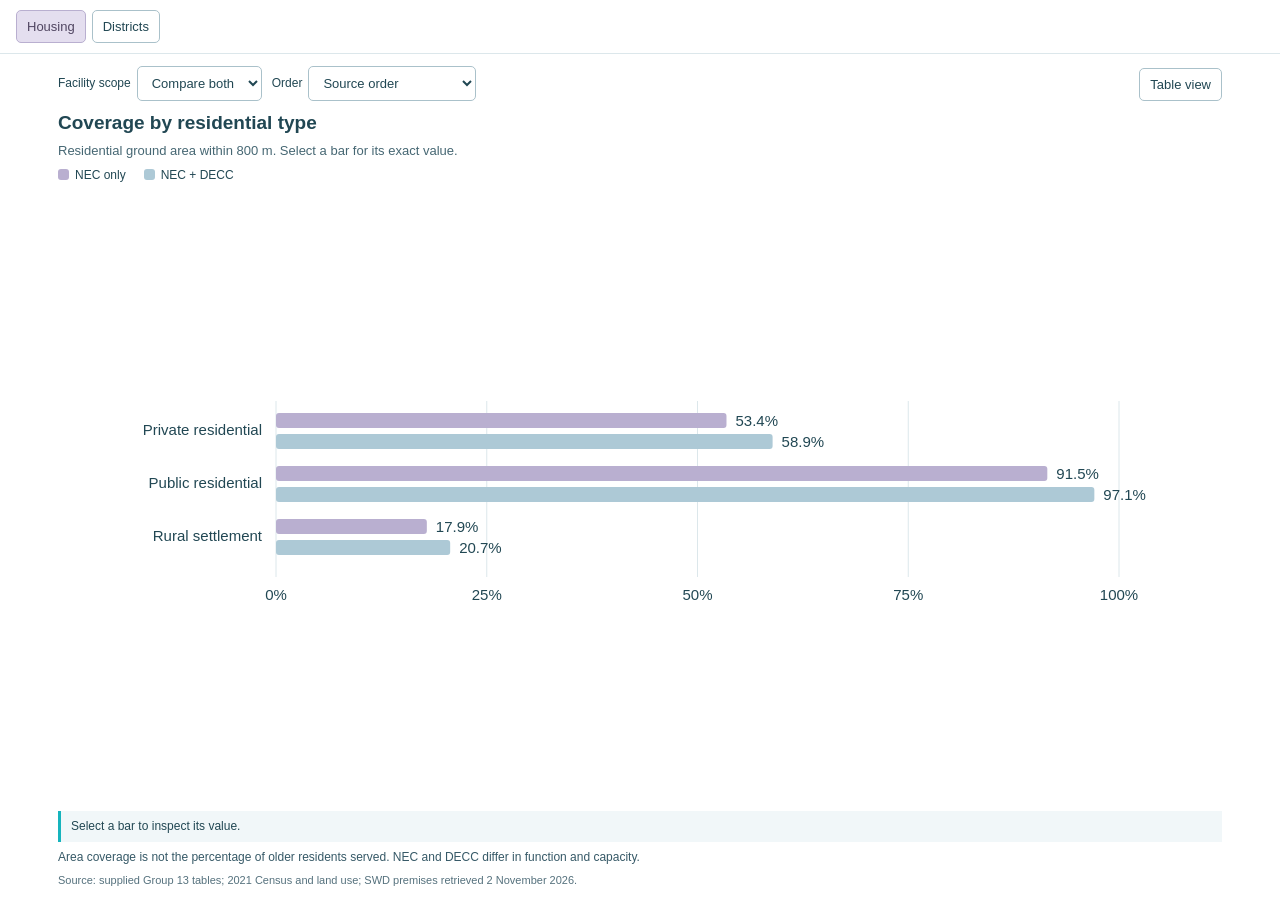
<file: docs/embeds/charts/index.html>
<!doctype html>
<html lang="en"><head><meta charset="utf-8"><meta name="viewport" content="width=device-width,initial-scale=1"><title>Spatial evidence charts</title><link rel="stylesheet" href="charts.css?v=20261105-review4"></head>
<body><nav aria-label="Chart datasets"><button data-view="housing">Housing</button><button data-view="districts">Districts</button><button data-view="sensitivity">Both matrices</button><button data-view="distance">Distance</button><button data-view="age">Age definition</button></nav>
<main><div class="toolbar"><label id="scope-label">Facility scope <select id="scope"><option value="both">Compare both</option><option value="nec">NEC only</option><option value="combined">NEC + DECC</option></select></label><label id="sort-label">Order <select id="sort"><option value="source">Source order</option><option value="ascending">Lowest coverage first</option><option value="descending">Highest coverage first</option></select></label><span class="spacer"></span><button id="table-toggle" aria-pressed="false">Table view</button></div>
<h1 id="heading"></h1><p id="description"></p><div id="legend"></div><div id="chart" aria-label="Interactive chart"></div><div id="table" hidden></div><div id="pager" hidden><button id="page-back" aria-label="Previous districts">←</button><span id="page-label"></span><button id="page-next" aria-label="Next districts">→</button></div><div id="detail" role="status">Select a bar or a cell to inspect its value.</div><p class="note" id="note"></p><p class="source">Source: supplied Group 13 tables; 2021 Census and land use; SWD premises retrieved 2 November 2026.</p></main><script src="charts.js?v=20261105-chart-resize1"></script></body></html>
</file>
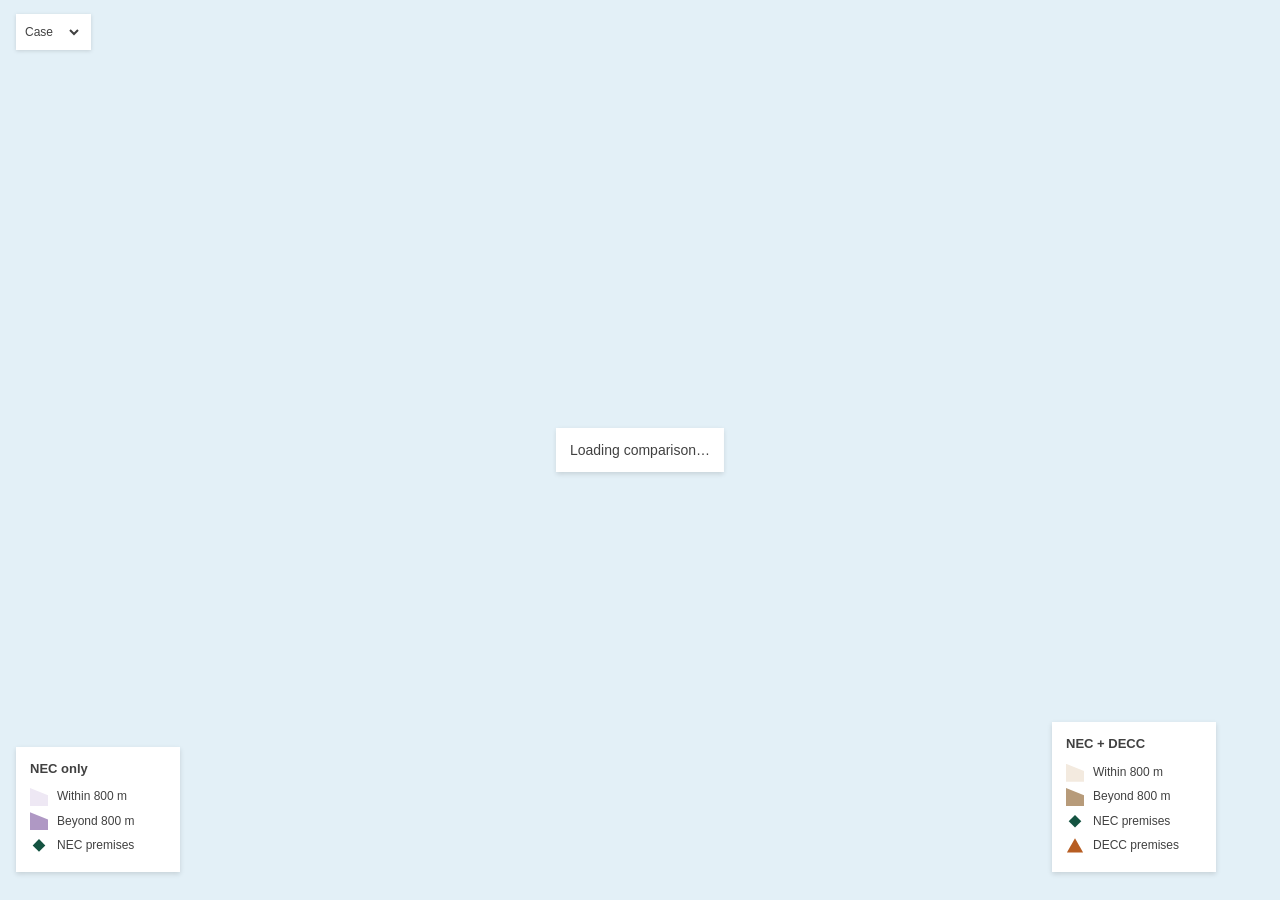
<file: docs/embeds/coverage-comparison/index.html>
<!doctype html><html lang="en"><head><meta charset="utf-8"><meta name="viewport" content="width=device-width,initial-scale=1"><title>Facility-scope comparison</title><link rel="stylesheet" href="https://js.arcgis.com/4.33/esri/themes/light/main.css"><link rel="stylesheet" href="comparison.css?v=20261105-native3"><script src="https://js.arcgis.com/4.33/"></script></head><body><main id="map" aria-label="Swipe between NEC-only and combined facility coverage"></main><label class="case-picker">Case <select id="case" aria-label="Comparison case"></select></label><section class="legend left" aria-label="Left map legend"><strong>NEC only</strong><span><i class="area within left-key"></i>Within 800 m</span><span><i class="area beyond left-key"></i>Beyond 800 m</span><span><i class="nec"></i>NEC premises</span></section><section class="legend right" aria-label="Right map legend"><strong>NEC + DECC</strong><span><i class="area within right-key"></i>Within 800 m</span><span><i class="area beyond right-key"></i>Beyond 800 m</span><span><i class="nec"></i>NEC premises</span><span><i class="decc"></i>DECC premises</span></section><div id="loading" role="status">Loading comparison…</div><script src="comparison.js?v=20261105-native3"></script></body></html>
</file>
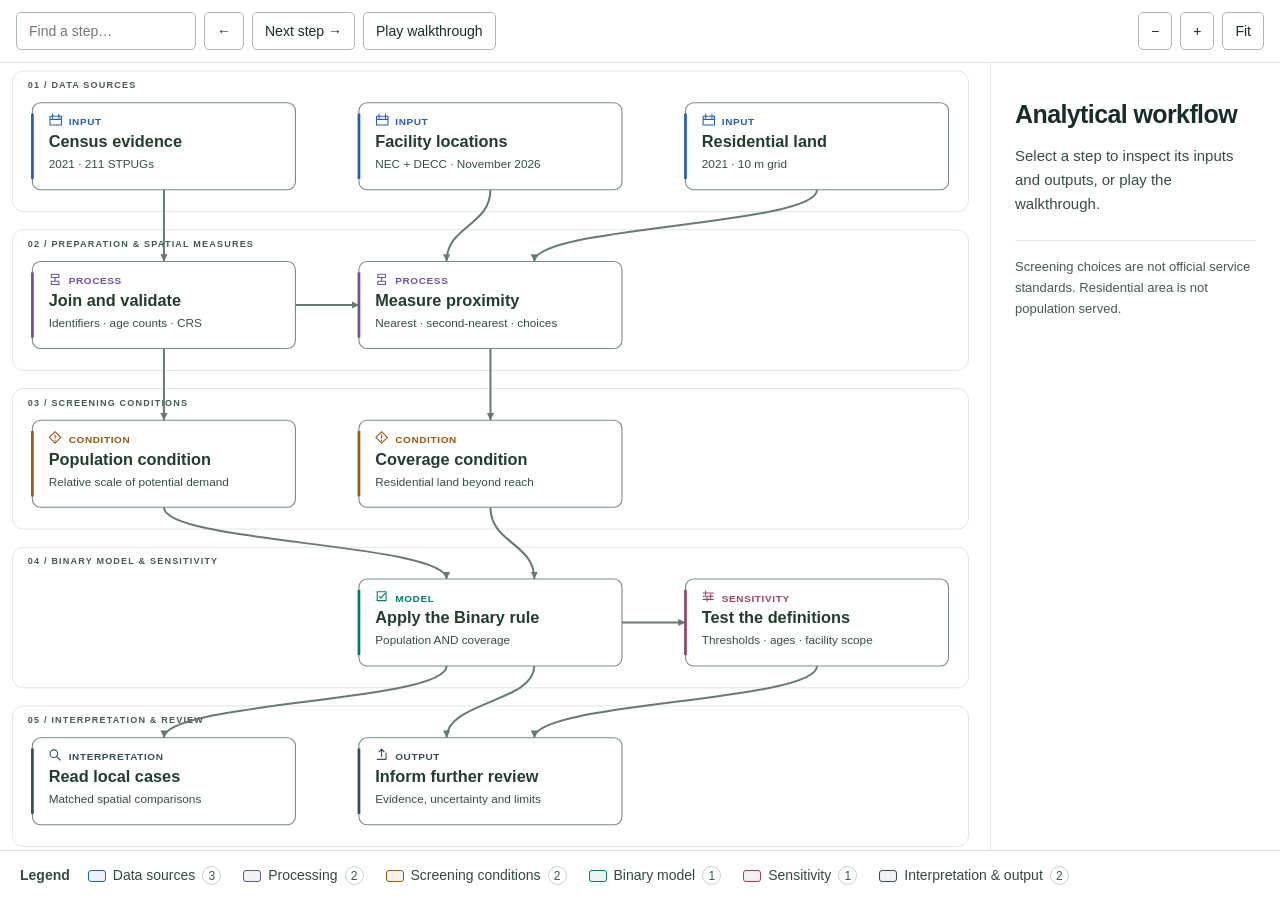
<file: docs/embeds/workflow/index.html>
<!doctype html><html lang="en"><head><meta charset="utf-8"><meta name="viewport" content="width=device-width,initial-scale=1"><title>From evidence to spatial screening</title><link rel="stylesheet" href="workflow.css?v=20261105-controls1"><link rel=stylesheet href="responsive.css?v=20261105-controls1"></head><body><nav aria-label="Workflow controls"><input id="search" type="search" placeholder="Find a step…" aria-label="Find a workflow step"><button id="previous" aria-label="Previous step">←</button><button id="next" aria-label="Next step">Next step →</button><button id="play">Play walkthrough</button><span class="spacer"></span><button id="minus" aria-label="Zoom out">−</button><button id="plus" aria-label="Zoom in">+</button><button id="reset">Fit</button></nav><main><div id="canvas"><svg id="diagram" role="img" aria-label="Interactive analytical workflow" viewBox="0 0 1080 850" preserveAspectRatio="xMinYMin meet"><defs><marker id="arrow" markerUnits="userSpaceOnUse" markerWidth="9" markerHeight="9" refX="8" refY="4" orient="auto"><path d="M0,0 L8,4 L0,8" fill="#647b70"/></marker><marker id="activeArrow" markerUnits="userSpaceOnUse" markerWidth="9" markerHeight="9" refX="8" refY="4" orient="auto"><path d="M0,0 L8,4 L0,8" fill="#0c7d70"/></marker></defs><g id="viewport"><g id="edges"></g><g id="nodes"></g></g></svg><div class="hint">Select a step to trace its inputs and outputs · Drag to pan · Scroll to zoom</div></div><aside aria-live="polite"><div id="detail"></div><div class="note">Screening choices are not official service standards. Residential area is not population served.</div></aside></main><script src="workflow.js?v=20261105-controls1"></script></body></html>
</file>
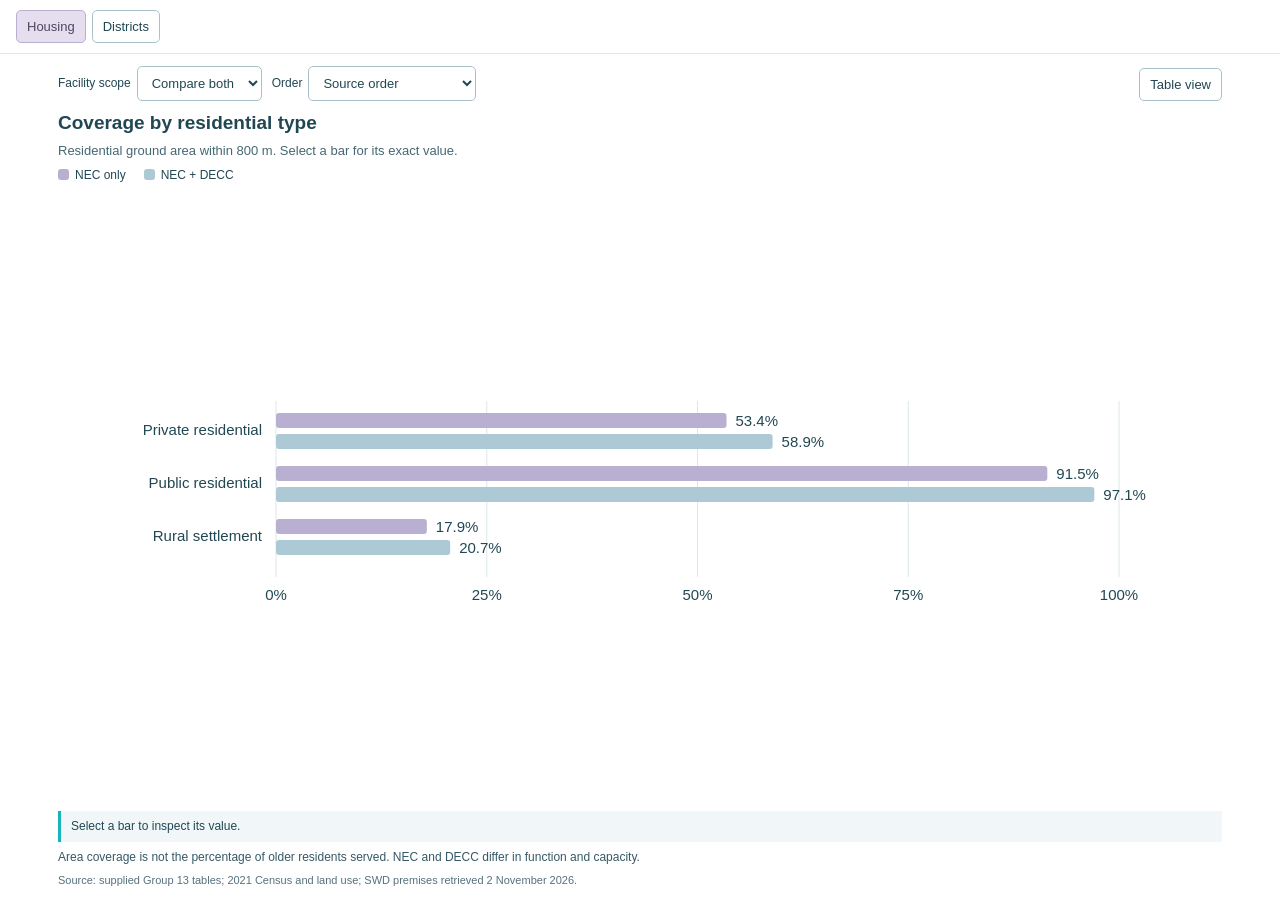
<file: docs/embeds/20261106/charts/index.html>
<!doctype html>
<html lang="en"><head><meta charset="utf-8"><meta name="viewport" content="width=device-width,initial-scale=1"><title>Spatial evidence charts</title><link rel="stylesheet" href="charts.css?v=20261109-details"></head>
<body><nav aria-label="Chart datasets"><button data-view="housing">Housing</button><button data-view="districts">Districts</button><button data-view="sensitivity">Both matrices</button><button data-view="distance">Distance</button><button data-view="age">Age definition</button><button data-view="scenarios">27 scenarios</button></nav>
<main><div class="toolbar"><label id="scope-label">Facility scope <select id="scope"><option value="both">Compare both</option><option value="nec">NEC only</option><option value="combined">NEC + DECC</option></select></label><label id="sort-label">Order <select id="sort"><option value="source">Source order</option><option value="ascending">Lowest coverage first</option><option value="descending">Highest coverage first</option></select></label><span class="spacer"></span><button id="table-toggle" aria-pressed="false">Table view</button></div>
<h1 id="heading"></h1><p id="description"></p><div id="legend"></div><div id="chart" aria-label="Interactive chart"></div><div id="table" hidden></div><div id="pager" hidden><button id="page-back" aria-label="Previous page">←</button><span id="page-label"></span><button id="page-next" aria-label="Next page">→</button></div><div id="detail" role="status">Select a bar or a cell to inspect its value.</div><p class="note" id="note"></p><p class="source">Source: supplied Group 13 tables; 2021 Census and land use; SWD premises retrieved 2 November 2026.</p></main><script src="charts.js?v=20261109-details"></script></body></html>
</file>
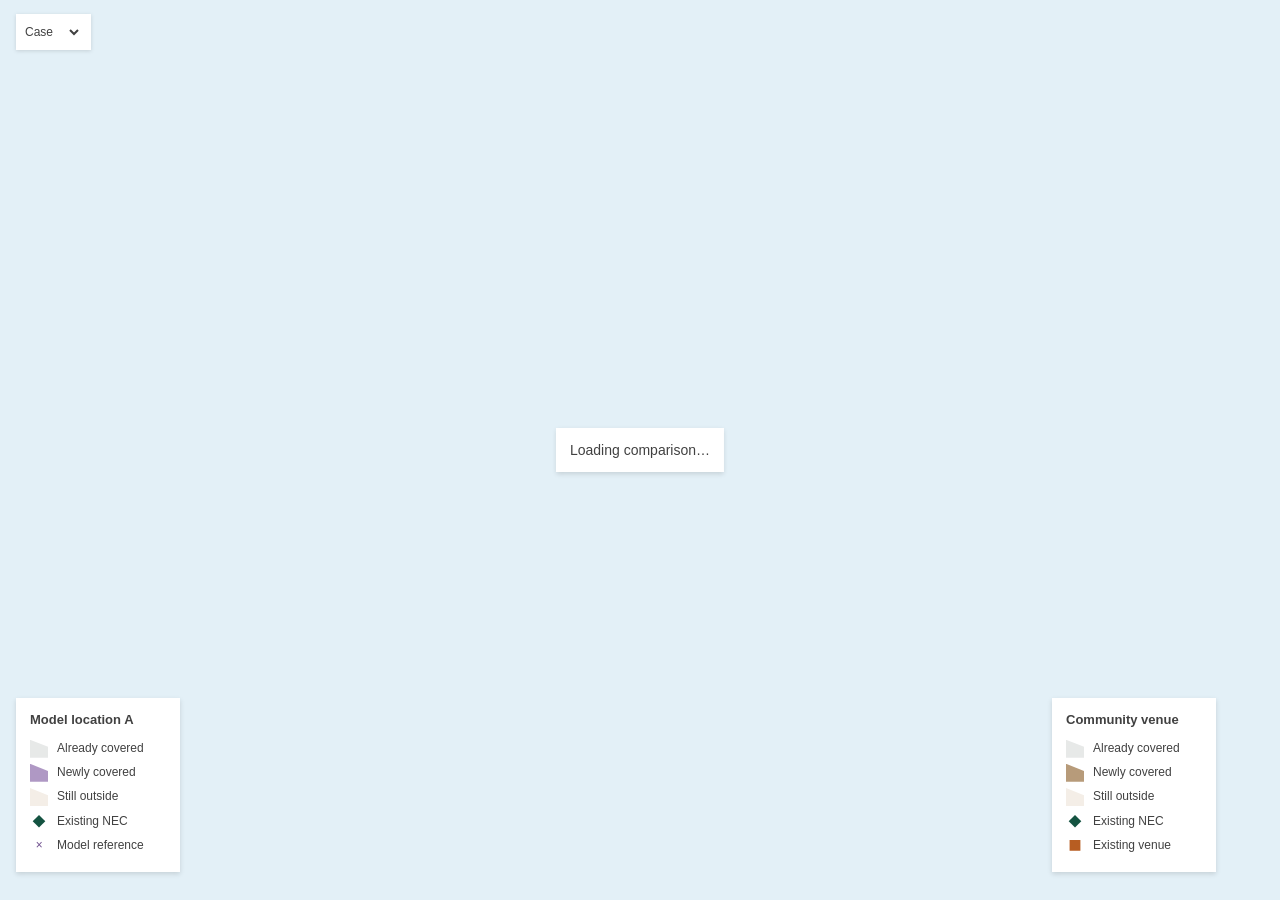
<file: docs/embeds/20261106/coverage-comparison/index.html>
<!doctype html><html lang="en"><head><meta charset="utf-8"><meta name="viewport" content="width=device-width,initial-scale=1"><title>Local location alternatives</title><link rel="stylesheet" href="https://js.arcgis.com/4.33/esri/themes/light/main.css"><link rel="stylesheet" href="comparison.css?v=20261106-p60"><script src="https://js.arcgis.com/4.33/"></script></head><body><main id="map" aria-label="Compare model A and a community venue with a linked map view"></main><label class="case-picker">Case <select id="case" aria-label="Comparison case"></select></label><section class="legend left" aria-label="Left map legend"><strong>Model location A</strong><span><i class="area" style="background:#e7e9e8"></i>Already covered</span><span><i class="area" style="background:#af98c4"></i>Newly covered</span><span><i class="area" style="background:#f4eee7"></i>Still outside</span><span><i class="nec"></i>Existing NEC</span><span><i style="color:#70518f;text-align:center">×</i>Model reference</span></section><section class="legend right" aria-label="Right map legend"><strong>Community venue</strong><span><i class="area" style="background:#e7e9e8"></i>Already covered</span><span><i class="area" style="background:#b79b7a"></i>Newly covered</span><span><i class="area" style="background:#f4eee7"></i>Still outside</span><span><i class="nec"></i>Existing NEC</span><span><i style="background:#b75d22;clip-path:inset(20%)"></i>Existing venue</span></section><div id="loading" role="status">Loading comparison…</div><script src="comparison.js?v=20261106-p60"></script></body></html>
</file>
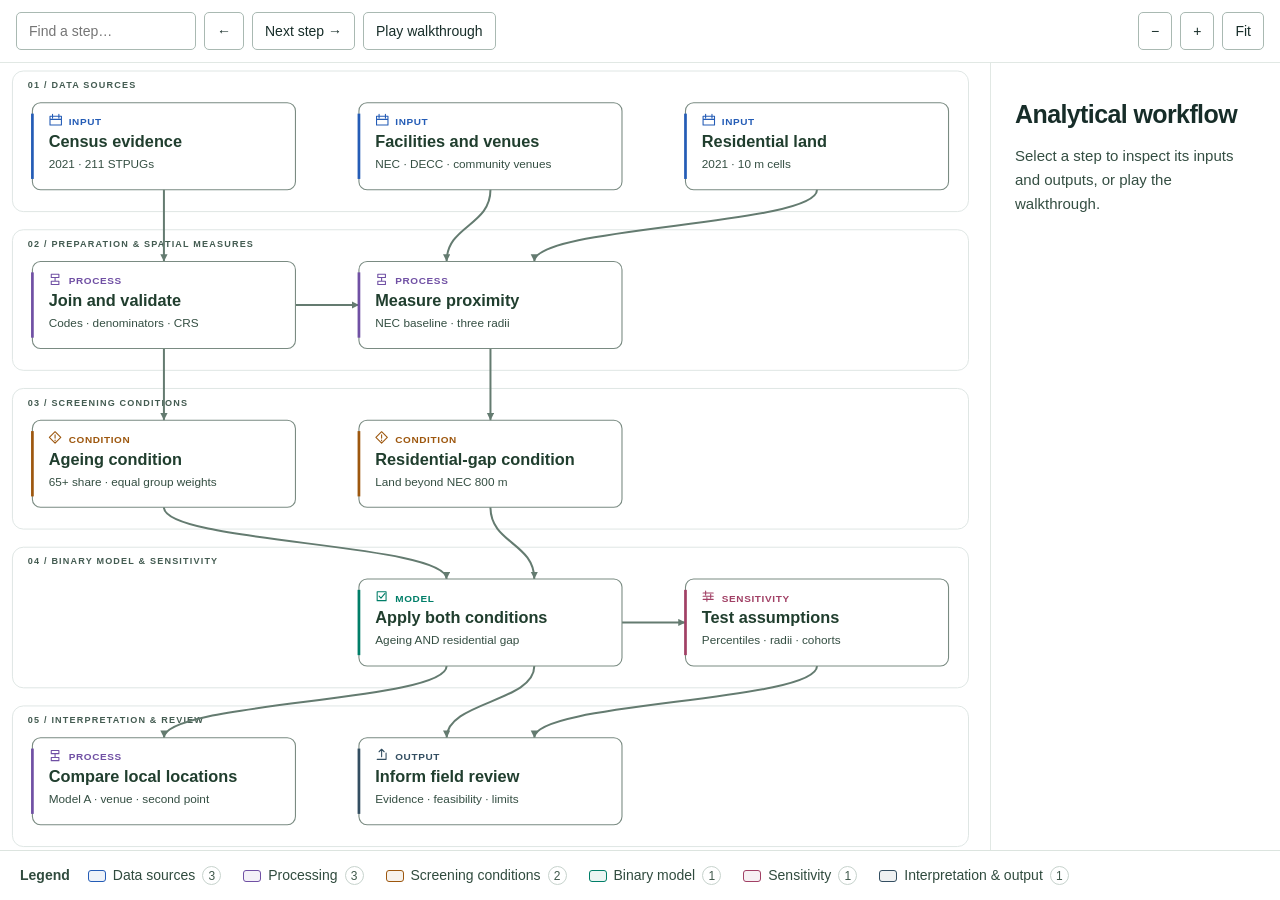
<file: docs/embeds/20261106/workflow/index.html>
<!doctype html><html lang="en"><head><meta charset="utf-8"><meta name="viewport" content="width=device-width,initial-scale=1"><title>From evidence to spatial screening</title><link rel="stylesheet" href="workflow.css?v=20261105-controls1"><link rel=stylesheet href="responsive.css?v=20261105-controls1"></head><body><nav aria-label="Workflow controls"><input id="search" type="search" placeholder="Find a step…" aria-label="Find a workflow step"><button id="previous" aria-label="Previous step">←</button><button id="next" aria-label="Next step">Next step →</button><button id="play">Play walkthrough</button><span class="spacer"></span><button id="minus" aria-label="Zoom out">−</button><button id="plus" aria-label="Zoom in">+</button><button id="reset">Fit</button></nav><main><div id="canvas"><svg id="diagram" role="img" aria-label="Interactive analytical workflow" viewBox="0 0 1080 850" preserveAspectRatio="xMinYMin meet"><defs><marker id="arrow" markerUnits="userSpaceOnUse" markerWidth="9" markerHeight="9" refX="8" refY="4" orient="auto"><path d="M0,0 L8,4 L0,8" fill="#647b70"/></marker><marker id="activeArrow" markerUnits="userSpaceOnUse" markerWidth="9" markerHeight="9" refX="8" refY="4" orient="auto"><path d="M0,0 L8,4 L0,8" fill="#0c7d70"/></marker></defs><g id="viewport"><g id="edges"></g><g id="nodes"></g></g></svg><div class="hint">Select a step to trace its inputs and outputs · Drag to pan · Scroll to zoom</div></div><aside aria-live="polite"><div id="detail"></div></aside></main><script src="steps.js?v=20261106-p60"></script><script src="workflow.js?v=20261106-p60"></script></body></html>
</file>
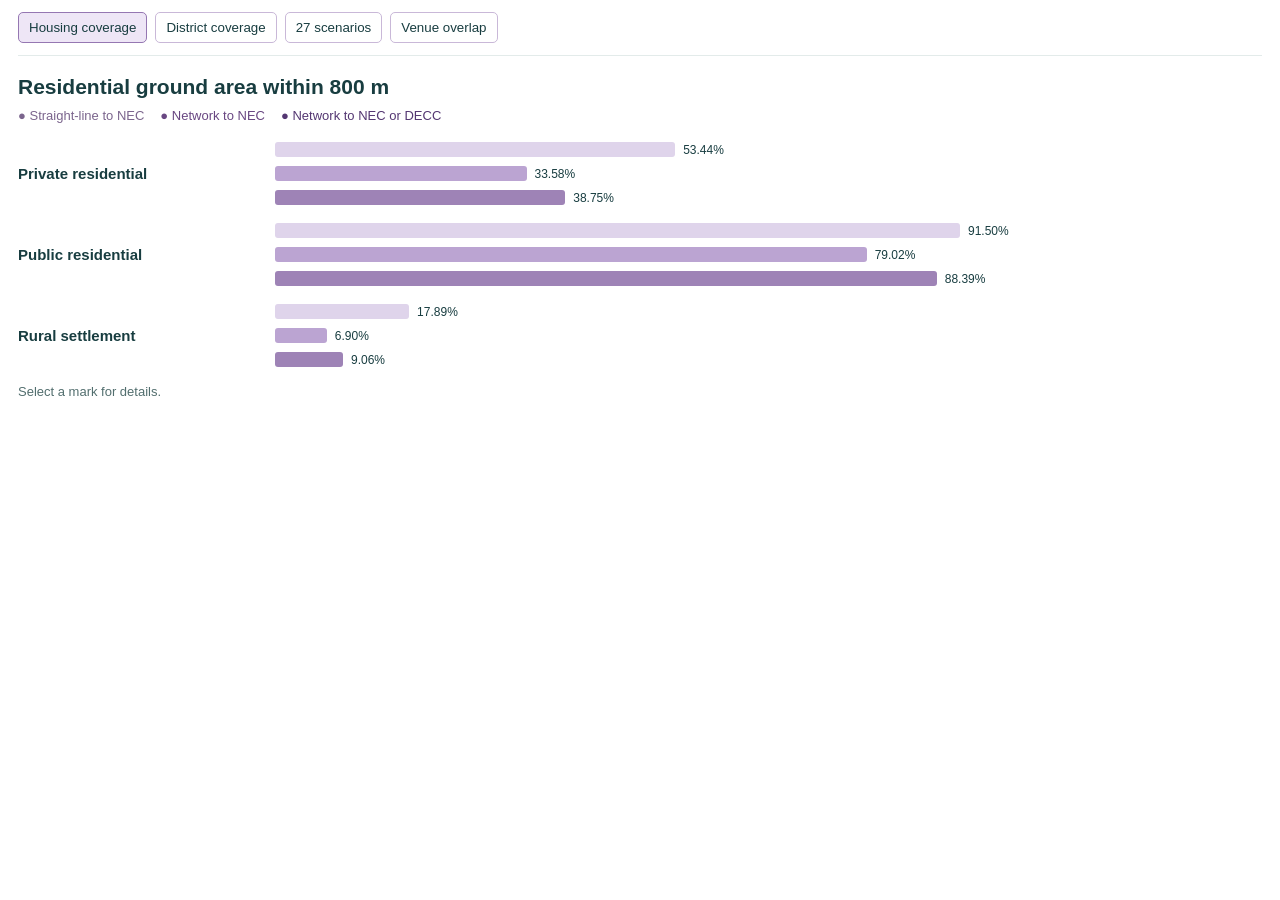
<file: docs/embeds/20261118/charts/index.html>
<!doctype html>
<html lang="en">
<meta charset="utf-8">
<meta name="viewport" content="width=device-width,initial-scale=1">
<title>Network coverage and screening</title>
<style>
*{box-sizing:border-box}body{margin:0;padding:12px 18px;font:15px/1.45 Arial,sans-serif;color:#183d40;background:#fff}
nav{display:flex;gap:8px;flex-wrap:wrap;border-bottom:1px solid #e3ebea;padding-bottom:12px}
button{cursor:pointer;color:inherit;border:1px solid #c9b8d8;border-radius:5px;background:white;padding:7px 10px}
button[aria-pressed=true]{background:#eee6f6;border-color:#9577b2}
button:hover,button:focus-visible,.selected{outline:2px solid #9c59c8;outline-offset:2px}
h1{font-size:21px;margin:16px 0 5px}p{margin:0 0 12px}.boards{display:grid;grid-template-columns:repeat(3,minmax(0,1fr));gap:16px}
.matrix{display:grid;grid-template-columns:auto repeat(3,minmax(0,1fr));gap:5px;text-align:center;align-items:center}
.matrix h2{grid-column:1/-1;font-size:16px;margin:8px 0}.matrix button{background:var(--fill);padding:6px 2px}
.row{display:grid;grid-template-columns:minmax(92px,1fr) minmax(130px,4fr);gap:8px;margin:14px 0;align-items:center}
.bars{display:grid;gap:5px}.bar{display:flex;align-items:center;gap:8px;text-align:left;padding:2px;border:0;width:100%;font-size:12px}
.bar i{height:15px;min-width:3px;display:block;border-radius:3px}.legend{display:flex;gap:16px;flex-wrap:wrap;font-size:13px;margin-bottom:10px}
.hint{font-size:13px;color:#526e6e}dialog{max-width:min(360px,calc(100vw - 24px));max-height:calc(100vh - 24px);padding:16px 20px;border:1px solid #c9b8d8;border-radius:10px;box-shadow:0 5px 25px #12463a35;color:inherit;position:fixed;margin:0;inset:auto}
dialog::backdrop{background:transparent}dialog form{float:right}dialog h2{font-size:17px;margin:3px 34px 10px 0}dialog p{overflow-wrap:anywhere}
@media(max-width:650px){.boards{grid-template-columns:1fr;gap:8px}.row{grid-template-columns:95px 1fr}}
</style>
<nav aria-label="Statistics"><button data-tab="housing">Housing coverage</button><button data-tab="districts">District coverage</button><button data-tab="scenarios">27 scenarios</button><button data-tab="venue">Venue overlap</button></nav>
<main></main>
<dialog aria-labelledby="detail-title"><form method="dialog"><button aria-label="Close details">×</button></form><h2 id="detail-title"></h2><div id="detail"></div></dialog>
<script>
const main=document.querySelector('main'), dialog=document.querySelector('dialog');
const create=(tag,value,parent=main)=>{const node=document.createElement(tag);if(value)node.textContent=value;parent.append(node);return node;};
const palette=['#dfd4eb','#bba4d2','#9e83b6'];
const pct=value=>Number(value).toFixed(2)+'%';
let picked;
function inspect(button, title, lines) {
  button.addEventListener('click',()=>{
    picked?.classList.remove('selected');picked=button;button.classList.add('selected');
    dialog.querySelector('h2').textContent=title;
    const detail=dialog.querySelector('#detail');detail.replaceChildren();
    lines.forEach(line=>create('p',line,detail));dialog.showModal();
    const m=button.getBoundingClientRect(), d=dialog.getBoundingClientRect();
    dialog.style.left=Math.max(12,Math.min(innerWidth-d.width-12,m.left+m.width/2-d.width/2))+'px';
    dialog.style.top=Math.max(12,m.bottom+d.height+20<innerHeight?m.bottom+8:m.top-d.height-8)+'px';
  });
}
dialog.addEventListener('click',e=>{if(e.target===dialog)dialog.close()});
dialog.addEventListener('close',()=>picked?.classList.remove('selected'));
function bars(groups, names, max, unit) {
  groups.forEach(group=>{
    const row=create('div');row.className='row';create('strong',group.name,row);
    const parent=create('div',null,row);parent.className='bars';
    group.values.forEach((value,i)=>{
      const button=create('button',null,parent);button.className='bar';
      const mark=create('i',null,button);mark.style.width=(Number(value)/max*76)+'%';mark.style.background=palette[i];
      create('span',Number(value).toFixed(2)+unit,button);
      inspect(button,group.name+' · '+names[i],[Number(value).toFixed(2)+unit,...group.details]);
    });
  });
}
fetch('data.json').then(response=>{if(!response.ok)throw Error('Chart data could not be loaded.');return response.json()}).then(data=>{
 function show(tab) {
  main.replaceChildren();document.querySelectorAll('[data-tab]').forEach(b=>b.setAttribute('aria-pressed',b.dataset.tab===tab));
  if(tab==='housing'||tab==='districts'){
   create('h1','Residential ground area within 800 m');
   const labels=['Straight-line to NEC','Network to NEC','Network to NEC or DECC'];
   const key=create('div');key.className='legend';labels.forEach((name,i)=>{const e=create('span','● '+name,key);e.style.color=['#7b658d','#694782','#543772'][i];});
   if(tab==='districts')create('p','District totals group STPUGs by their district label.');
   bars(data[tab].map(r=>({name:r.label,values:[r.eu_covered800_pct,r.net_covered800_pct,r.both_covered800_pct],details:['Unresolved under the NEC network threshold: '+pct(r.unknown_pct)]})),labels,100,'%');
  } else if(tab==='scenarios'){
   create('h1','Priority groups across 27 scenarios');create('p','Rows show age-share cutoffs. Columns show residential-gap cutoffs.');
   const boards=create('div');boards.className='boards';
   for(const d of [500,800,1000]){
    const grid=create('section',null,boards);grid.className='matrix';create('h2',d.toLocaleString()+' m',grid);
    ['Age','20%','30%','40%'].forEach(t=>create('span',t,grid));
    for(const age of [18,20,22]){
     create('span',age+'%',grid);
     for(const gap of [20,30,40]){
      const r=data.scenarios.find(s=>+s.distance_m===d&&+s.age_cut_pct===age&&+s.gap_cut_pct===gap);
      const cell=create('button',r.priority_n,grid);cell.style.setProperty('--fill','hsl(269 36% '+(95-Number(r.priority_n)/4)+'%)');
      inspect(cell,d.toLocaleString()+' m · '+age+'% age · '+gap+'% gap',[r.priority_n+' priority groups',r.uncertain_n+' uncertain groups','STPUGs: '+r.priority_ids.split('|').join(', ')]);
     }
    }
   }
  }else{
   create('h1','Newly covered land in Sha Tin group 755');
   bars(data.venue.map(r=>({name:r.name_en,values:[r.gain_ha],details:['Ground area from 10 m residential cells. The shared area counts once.']})),['Potential outreach coverage'],30,' ha');
  }
  create('p','Select a mark for details.').className='hint';
 }
 document.querySelectorAll('[data-tab]').forEach(b=>b.onclick=()=>show(b.dataset.tab));
 const initial=location.hash.slice(1);
 show(['housing','districts','scenarios','venue'].includes(initial)?initial:'housing');
}).catch(e=>create('p',e.message));
</script>
</html>
</file>
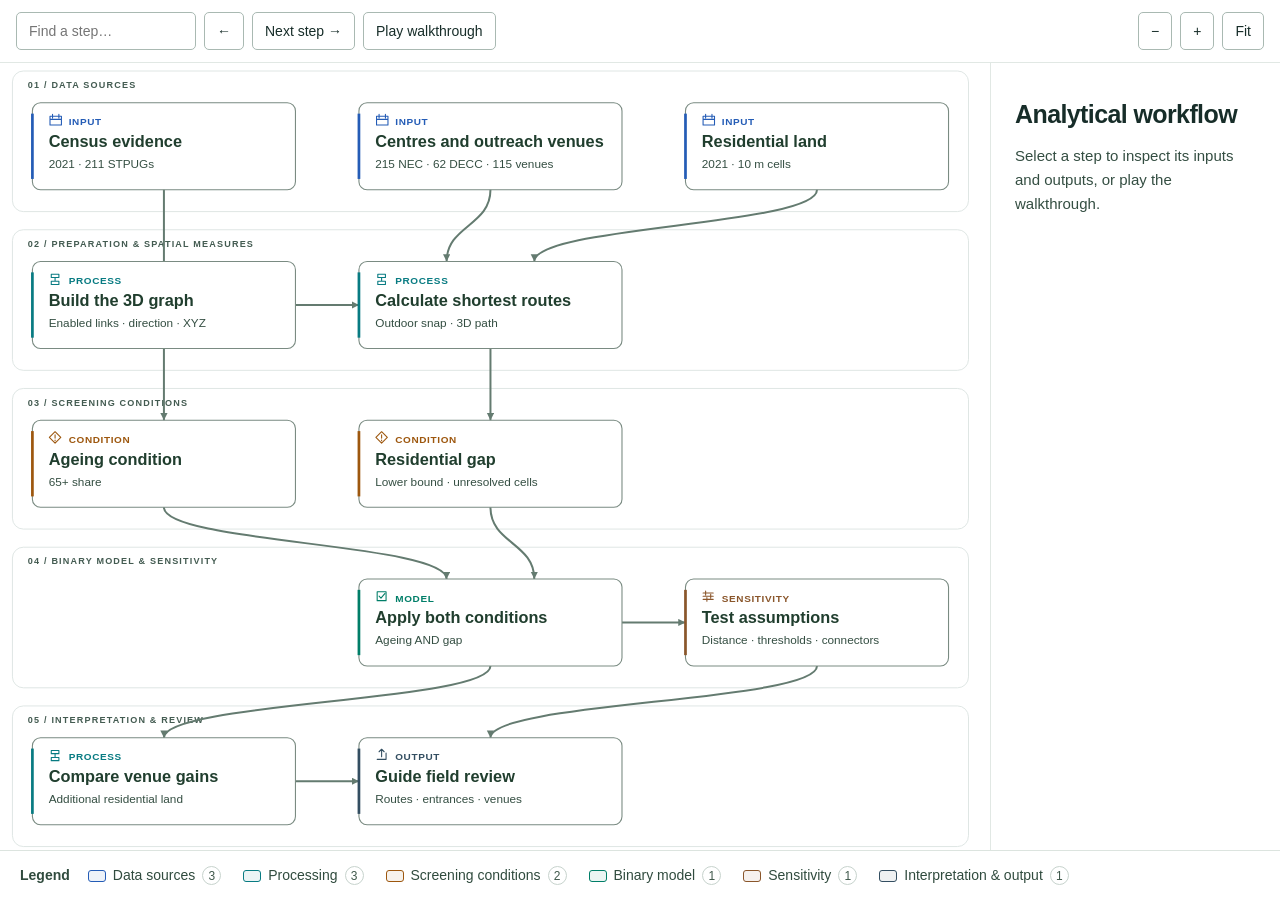
<file: docs/embeds/20261118/workflow/index.html>
<!doctype html><html lang="en"><head><meta charset="utf-8"><meta name="viewport" content="width=device-width,initial-scale=1"><title>From evidence to spatial screening</title><link rel="stylesheet" href="workflow.css?v=20261105-controls1"><link rel=stylesheet href="responsive.css?v=20261105-controls1"></head><body><nav aria-label="Workflow controls"><input id="search" type="search" placeholder="Find a step…" aria-label="Find a workflow step"><button id="previous" aria-label="Previous step">←</button><button id="next" aria-label="Next step">Next step →</button><button id="play">Play walkthrough</button><span class="spacer"></span><button id="minus" aria-label="Zoom out">−</button><button id="plus" aria-label="Zoom in">+</button><button id="reset">Fit</button></nav><main><div id="canvas"><svg id="diagram" role="img" aria-label="Interactive analytical workflow" viewBox="0 0 1080 850" preserveAspectRatio="xMinYMin meet"><defs><marker id="arrow" markerUnits="userSpaceOnUse" markerWidth="9" markerHeight="9" refX="8" refY="4" orient="auto"><path d="M0,0 L8,4 L0,8" fill="#647b70"/></marker><marker id="activeArrow" markerUnits="userSpaceOnUse" markerWidth="9" markerHeight="9" refX="8" refY="4" orient="auto"><path d="M0,0 L8,4 L0,8" fill="#0c7d70"/></marker></defs><g id="viewport"><g id="edges"></g><g id="nodes"></g></g></svg><div class="hint">Select a step to trace its inputs and outputs · Drag to pan · Scroll to zoom</div></div><aside aria-live="polite"><div id="detail"></div></aside></main><script src="steps.js?v=20261118-r2"></script><script src="workflow.js?v=20261118-r2"></script></body></html>
</file>
<file: docs/embeds/charts/charts.css>
*{box-sizing:border-box}html,body{height:100%;margin:0}body{background:#fff;color:#214753;font:14px/1.4 Arial,sans-serif;display:flex;flex-direction:column}nav{display:flex;gap:6px;padding:10px 16px;border-bottom:1px solid #dce7eb;flex-wrap:wrap;flex:none}button,select{font:13px Arial;color:#214753;border:1px solid #aac1ca;background:#fff;border-radius:5px;padding:8px 10px;cursor:pointer}button[aria-pressed=true]{background:#087f82;color:white;border-color:#087f82}button:disabled{opacity:.45;cursor:default}button:focus-visible,select:focus-visible{outline:2px solid #13bcd0;outline-offset:2px}main{padding:12px 18px;max-width:1200px;width:100%;margin:0 auto;min-height:0;flex:1;display:flex;flex-direction:column;gap:7px}.toolbar{display:flex;align-items:end;gap:10px;flex-wrap:wrap;flex:none}.toolbar label{display:flex;align-items:center;gap:6px;font-size:12px}.spacer{flex:1}h1{font-size:19px;line-height:1.25;margin:3px 0 0;flex:none}p{margin:0}#description{font-size:13px;color:#466773}#legend{display:flex;gap:18px;font-size:12px;min-height:18px;flex:none}.key{display:inline-block;width:11px;height:11px;margin-right:6px;border-radius:3px;vertical-align:-1px}.yes-key{background:#087f82}.no-key{background:#e8f1f7;border:1px solid #9bb7c8}#chart{flex:1;min-height:0;padding:5px 8px;overflow:visible}#chart.bars{display:flex;align-items:center;justify-content:center}#chart svg{display:block;width:100%;height:100%;max-height:340px;overflow:visible}svg text{font-family:Arial;fill:#214753;font-size:15px}.bar{cursor:pointer;stroke:transparent;stroke-width:1;transition:filter .15s}.bar:hover,.bar:focus,.bar.picked{outline:none;stroke:var(--highlight);filter:drop-shadow(0 0 2px var(--highlight)) drop-shadow(0 0 4px color-mix(in srgb,var(--highlight) 45%,transparent))}.matrices{display:grid;grid-template-columns:minmax(0,1fr);gap:20px}.matrices.paired{grid-template-columns:minmax(0,1.1fr) minmax(0,1fr)}.matrix-panel{display:flex;flex-direction:column;gap:7px;min-height:0;min-width:0}.matrix-panel h2{font-size:14px;margin:0;color:#245463}.matrix{display:grid;grid-template-columns:60px repeat(3,minmax(0,1fr));gap:5px 8px;flex:1;min-height:0;max-height:370px}.matrix-label{font-size:13px;display:flex;align-items:center;justify-content:center}.matrix-label:nth-child(4n+1){justify-content:flex-start}.cell{padding:0;min-height:18px;border-radius:4px;font-size:13px;line-height:1.1;transition:filter .15s}.cell.yes{background:#087f82;color:white;border:1px solid #087f82}.cell.no{background:#e8f1f7;color:#365d74;border:1px solid #a8c0ce}.cell:hover,.cell:focus,.cell.picked{outline:0;border-color:#00cdb7;filter:drop-shadow(0 0 3px #00d5bfaa)}.panel-note{font-size:11px;color:#466773;flex:none}#detail{border-left:3px solid #16b4bd;background:#f1f7f9;padding:7px 10px;font-size:12px;min-height:30px;flex:none}.note{font-size:12px;color:#365967;flex:none}.source{font-size:11px;color:#55717d;flex:none}table{border-collapse:collapse;width:100%;font-size:13px}th,td{text-align:left;padding:8px;border-bottom:1px solid #dce7eb}th{background:#f0f6f8}#table{overflow:auto;min-height:0;flex:1}#pager{display:flex;align-items:center;justify-content:center;gap:12px;font-size:12px;flex:none}[hidden]{display:none!important}
@media(max-width:650px){nav{padding:8px;gap:5px}nav button{padding:7px}main{padding:10px;gap:6px}.toolbar{gap:6px}.toolbar label{display:grid;gap:3px}.toolbar button,.toolbar select{font-size:12px;padding:6px}.spacer{display:none}h1{font-size:17px}.matrices.paired{grid-template-columns:1fr;grid-template-rows:minmax(0,2.2fr) minmax(0,1fr);gap:10px}.matrix{grid-template-columns:48px repeat(3,minmax(0,1fr));gap:3px 6px;max-height:none}.matrix-label,.cell{font-size:12px}.matrix-panel{gap:4px}.matrix-panel h2{font-size:13px}.panel-note{font-size:10px}.source{display:none}#chart svg text{font-size:12px}}
@media(max-height:550px){main{gap:4px;padding:8px 12px}nav{padding:6px 12px}button,select{padding:5px 8px}#description,.source,.panel-note{display:none}h1{font-size:17px}.matrix{gap:3px 6px}.matrix-panel{gap:4px}#detail,.note{font-size:11px}#chart{padding:2px 6px}.cell{min-height:14px}}

.matrix-label{line-height:1.15}.matrix-panel.age .matrix{max-height:175px}.matrices.paired .panel-note{display:none}

/* Low-saturation surfaces; dark text preserves readable binary values. */
button[aria-pressed=true]{background:#e4deef;color:#504561;border-color:#b9afd0}.yes-key{background:#d1c6e3}.no-key{background:#edf0f4}.cell.yes{background:#d1c6e3;color:#493d60;border-color:#b5a5cc}.cell.no{background:#edf0f4;color:#566170;border-color:#d2d9e1}.cell:hover,.cell:focus,.cell.picked{border-color:#a995ce;filter:drop-shadow(0 0 3px #bda7e9aa)}
</file>
<file: docs/embeds/coverage-comparison/comparison.css>
*{box-sizing:border-box}html,body,#map{margin:0;width:100%;height:100%;overflow:hidden;font:14px Arial,sans-serif;color:#414141;background:#e3f0f7}.legend{position:absolute;z-index:5;bottom:28px;width:164px;background:#fff;padding:12px 14px;box-shadow:0 2px 5px #0002;font-size:12px;line-height:1.6;pointer-events:auto}.legend.left{left:16px}.legend.right{right:64px}.legend strong{display:block;font-size:13px;margin-bottom:8px}.legend span{display:flex;align-items:center;gap:9px;margin:5px 0}.legend i{display:inline-block;flex:0 0 18px;height:18px}.legend .area{clip-path:polygon(0 0,100% 40%,100% 100%,0 100%)}.left-key.within{background:#eee8f4}.left-key.beyond{background:#af98c4}.right-key.within{background:#f3eadf}.right-key.beyond{background:#b79b7a}.legend .nec{background:#145341;clip-path:polygon(50% 15%,85% 50%,50% 85%,15% 50%)}.legend .decc{background:#b75d22;clip-path:polygon(50% 10%,95% 90%,5% 90%)}.case-picker{position:absolute;top:14px;left:16px;z-index:5;background:#fff;box-shadow:0 1px 4px #0002;padding:7px 9px;font-size:12px}.case-picker select{border:0;color:#414141;background:white;font:inherit;max-width:210px;padding:3px}#loading{position:absolute;top:50%;left:50%;transform:translate(-50%,-50%);background:white;padding:14px;box-shadow:0 2px 5px #0002;z-index:6}.esri-view .esri-view-surface:focus:after{outline:0!important}@media(max-width:620px){.legend{width:137px;font-size:10px;padding:8px;bottom:25px}.legend strong{font-size:11px}.legend.left{left:8px}.legend.right{right:45px}.legend i{flex-basis:14px;height:15px}.case-picker{top:8px;left:8px;font-size:10px}.case-picker select{max-width:180px}}
</file>
<file: docs/embeds/workflow/workflow.css>
*{box-sizing:border-box}body{margin:0;background:#fff;color:#172d29;font:14px/1.6 Arial,sans-serif}header{display:flex;align-items:center;justify-content:space-between;padding:25px 30px 17px;border-bottom:1px solid #e1e8e4}.eyebrow{font-size:10px;letter-spacing:.16em;color:#63756b}h1{font-size:28px;letter-spacing:-1px;line-height:1.2;margin:9px 0}header p{font-size:12px;color:#647269;margin:8px 0 0}button{border:1px solid #dce4df;background:white;border-radius:5px;padding:8px 12px;cursor:pointer;font:12px Arial;color:inherit}button:hover,button:focus-visible{border-color:#0c7d70;outline-color:#0c7d70}nav{display:flex;align-items:center;gap:7px;padding:12px 30px;border-bottom:1px solid #e1e8e4}input{width:180px;padding:8px 10px;border:1px solid #dce4df;border-radius:5px}.spacer{flex:1}main{display:grid;grid-template-columns:minmax(0,1fr) 270px;height:calc(100dvh - 184px);min-height:530px}#canvas{position:relative;overflow:hidden;background:radial-gradient(#dce5e0 .6px,transparent .6px);background-size:18px 18px}svg{width:100%;height:100%;cursor:grab;touch-action:none}svg:active{cursor:grabbing}aside{padding:24px;border-left:1px solid #e1e8e4;overflow:auto;background:white}aside h2{font-size:23px;line-height:1.2;letter-spacing:-.6px;margin:12px 0}aside p,aside li{font-size:12px;color:#4f6257}aside ul{padding-left:17px}aside .metric{font-size:31px;color:#0c7d70;line-height:1.2;margin:20px 0 8px}.note{font-size:10px;color:#6a796f;border-top:1px solid #e1e8e4;padding-top:16px;margin-top:24px}.tag{font-size:9px;text-transform:uppercase;letter-spacing:.12em;color:#08786d}.edge{fill:none;stroke:#b8c7be;stroke-width:1.4;marker-end:url(#arrow);transition:opacity .2s}.edge.active{stroke:#0c7d70;stroke-width:2;marker-end:url(#activeArrow)}.node{cursor:pointer;outline:none;transition:opacity .2s}.node rect{fill:white;stroke:#c9d7ce;stroke-width:1.2;rx:9}.node:hover rect,.node:focus-visible rect{stroke:#0c7d70;stroke-width:2}.node.selected rect{fill:#f0f8f4;stroke:#0c7d70;stroke-width:2}.node text{font-family:Arial;fill:#172d29;pointer-events:none}.node .subtitle{fill:#728076;font-size:10px}.node .title{font-size:15px;font-weight:600}.dim{opacity:1}.hint{position:absolute;left:16px;bottom:10px;color:#6c7c71;font-size:10px;pointer-events:none;background:#ffffffdb;padding:5px}@media(max-width:700px){header{padding:16px}h1{font-size:22px}header p{max-width:300px}header>button{display:none}nav{padding:10px;flex-wrap:wrap}input{width:135px}.spacer{display:none}main{grid-template-columns:1fr;height:auto;min-height:0}#canvas{height:490px}aside{border-left:0;border-top:1px solid #e1e8e4;padding:18px;min-height:200px}aside .metric{margin:8px 0}aside p{margin:7px 0}.hint{max-width:80%}}
.node.dim{opacity:1}@media(max-width:700px){#canvas{height:380px}}

/* Preserve readability: selection is expressed by colour, never fading. */
.edge,.edge.dim{opacity:1;stroke:#647b70;stroke-width:1.5}.edge.active{stroke:#009b7c;stroke-width:2.8}.node rect{stroke:#71867b;fill:#fff}.node .subtitle{fill:#465e52}.node .title{fill:#203e2e}.node.selected rect{fill:#fff;stroke:#009b7c;stroke-width:2.8}.node.selected text,.node.selected .subtitle,.node.selected .title{fill:#00856b}.node.dim{opacity:1}
.node.selected rect{stroke:var(--category);stroke-width:2.8;fill:#fff}.node.selected .title,.node.selected .stage-label{fill:var(--category)}.node.selected .subtitle:not(.stage-label){fill:#28483a}.node rect{stroke:#7a8b82;stroke-width:1.2}.node .title{font-size:14px}.node .subtitle{font-size:10px}.node .stage-label{font-size:9px;font-weight:600;letter-spacing:.7px}#architecture-layers{pointer-events:none}
</file>
<file: docs/embeds/workflow/responsive.css>
/* Size for the StoryMap frame, with no duplicate chapter title. */
body{font-size:16px}nav{padding:12px 16px;gap:8px}button,input{font-size:14px;padding:10px 12px;border-color:#a9b9b2}main{grid-template-columns:minmax(0,1fr) 290px;min-height:740px;height:auto}#canvas{height:max(700px,calc(100dvh - 65px))}aside h2{font-size:25px}aside p,aside li{font-size:15px;color:#344e42}aside .metric{font-size:29px}.note{font-size:13px;color:#435b51}.tag{font-size:12px}.node .title{font-size:18px}.node .subtitle{font-size:13px;fill:#344e42}.node .stage-label{font-size:11px}.hint{font-size:12px;color:#435b51;max-width:95%}.edge{stroke-width:2.2;stroke-linecap:round;stroke-linejoin:round}.edge.active{stroke:#00856b;stroke-width:2.4}.edge-flow{fill:none;stroke:#009e80;stroke-width:4;stroke-dasharray:.2 .8;stroke-linecap:round;stroke-linejoin:round;filter:drop-shadow(0 0 1px #00e5a8) drop-shadow(0 0 4px #00d99b99);opacity:0;pointer-events:none}.edge-flow.active{opacity:1;animation:flow-packet var(--flow-duration,2s) linear infinite;animation-delay:var(--flow-phase,0s)}@keyframes flow-packet{from{stroke-dashoffset:0}to{stroke-dashoffset:-1}}
@media(max-width:1099px){main{grid-template-columns:1fr;min-height:0}#canvas{height:clamp(620px,79vw,900px)}aside{border-left:0;border-top:1px solid #dce4df;padding:22px 28px}aside ul{display:grid;grid-template-columns:1fr 1fr;column-gap:32px}aside .metric{margin:12px 0}}
@media(max-width:759px){nav{padding:10px;flex-wrap:wrap;gap:7px}input{width:145px}.spacer,#export{display:none}#canvas{height:420px}aside{padding:20px}aside ul{display:block}aside h2{font-size:24px}}
@media(prefers-reduced-motion:reduce){.edge-flow.active{animation:none;display:none}.edge.active{stroke:#00856b}}

@media(min-width:1100px){main{height:calc(100dvh - var(--chrome-height,140px));min-height:0}#canvas{height:100%;min-height:0}aside{height:100%}}
#legend{display:flex;align-items:center;gap:18px;padding:14px 20px;border-top:1px solid #dce4df;background:#fff;color:#304b3e}
#legend h2{margin:0;font-size:14px;font-weight:600;line-height:1.5}
#legend ul{display:flex;align-items:center;flex-wrap:wrap;gap:12px 22px;list-style:none;margin:0;padding:0}
#legend li{display:flex;align-items:center;gap:7px;font-size:14px;line-height:1.5;white-space:nowrap}
.legend-swatch{width:18px;height:12px;border:1.8px solid var(--legend-colour);background:color-mix(in srgb,var(--legend-colour) 8%,white);border-radius:3px;flex:none}
.legend-count{display:inline-flex;align-items:center;justify-content:center;min-width:19px;height:19px;border:1px solid #c7d3cd;border-radius:50%;font-size:12px;color:#40594c;font-variant-numeric:tabular-nums}
@media(max-width:759px){#legend{align-items:flex-start;flex-direction:column;gap:10px;padding:16px 20px}#legend ul{gap:12px 18px}#legend li{font-size:14px}}

/* Remove the instruction overlay from the diagram surface. */
.hint{display:none}

.flow-paused .edge-flow.active{animation-play-state:paused!important}
</file>
<file: docs/embeds/20261106/charts/charts.css>
*{box-sizing:border-box}html,body{height:100%;margin:0}body{background:#fff;color:#214753;font:14px/1.4 Arial,sans-serif;display:flex;flex-direction:column}nav{display:flex;gap:6px;padding:10px 16px;border-bottom:1px solid #dce7eb;flex-wrap:wrap;flex:none}button,select{font:13px Arial;color:#214753;border:1px solid #aac1ca;background:#fff;border-radius:5px;padding:8px 10px;cursor:pointer}button[aria-pressed=true]{background:#087f82;color:white;border-color:#087f82}button:disabled{opacity:.45;cursor:default}button:focus-visible,select:focus-visible{outline:2px solid #13bcd0;outline-offset:2px}main{padding:12px 18px;max-width:1200px;width:100%;margin:0 auto;min-height:0;flex:1;display:flex;flex-direction:column;gap:7px}.toolbar{display:flex;align-items:end;gap:10px;flex-wrap:wrap;flex:none}.toolbar label{display:flex;align-items:center;gap:6px;font-size:12px}.spacer{flex:1}h1{font-size:19px;line-height:1.25;margin:3px 0 0;flex:none}p{margin:0}#description{font-size:13px;color:#466773}#legend{display:flex;gap:18px;font-size:12px;min-height:18px;flex:none}.key{display:inline-block;width:11px;height:11px;margin-right:6px;border-radius:3px;vertical-align:-1px}.yes-key{background:#087f82}.no-key{background:#e8f1f7;border:1px solid #9bb7c8}#chart{flex:1;min-height:0;padding:5px 8px;overflow:visible}#chart.bars{display:flex;align-items:center;justify-content:center}#chart svg{display:block;width:100%;height:100%;max-height:340px;overflow:visible}svg text{font-family:Arial;fill:#214753;font-size:15px}.bar{cursor:pointer;stroke:transparent;stroke-width:1;transition:filter .15s}.bar:hover,.bar:focus,.bar.picked{outline:none;stroke:var(--highlight);filter:drop-shadow(0 0 2px var(--highlight)) drop-shadow(0 0 4px color-mix(in srgb,var(--highlight) 45%,transparent))}.matrices{display:grid;grid-template-columns:minmax(0,1fr);gap:20px}.matrices.paired{grid-template-columns:minmax(0,1.1fr) minmax(0,1fr)}.matrix-panel{display:flex;flex-direction:column;gap:7px;min-height:0;min-width:0}.matrix-panel h2{font-size:14px;margin:0;color:#245463}.matrix{display:grid;grid-template-columns:60px repeat(3,minmax(0,1fr));gap:5px 8px;flex:1;min-height:0;max-height:370px}.matrix-label{font-size:13px;display:flex;align-items:center;justify-content:center}.matrix-label:nth-child(4n+1){justify-content:flex-start}.cell{padding:0;min-height:18px;border-radius:4px;font-size:13px;line-height:1.1;transition:filter .15s}.cell.yes{background:#087f82;color:white;border:1px solid #087f82}.cell.no{background:#e8f1f7;color:#365d74;border:1px solid #a8c0ce}.cell:hover,.cell:focus,.cell.picked{outline:0;border-color:#00cdb7;filter:drop-shadow(0 0 3px #00d5bfaa)}.panel-note{font-size:11px;color:#466773;flex:none}#detail{border-left:3px solid #16b4bd;background:#f1f7f9;padding:7px 10px;font-size:12px;min-height:30px;flex:none}.note{font-size:12px;color:#365967;flex:none}.source{font-size:11px;color:#55717d;flex:none}table{border-collapse:collapse;width:100%;font-size:13px}th,td{text-align:left;padding:8px;border-bottom:1px solid #dce7eb}th{background:#f0f6f8}#table{overflow:auto;min-height:0;flex:1}#pager{display:flex;align-items:center;justify-content:center;gap:12px;font-size:12px;flex:none}[hidden]{display:none!important}
@media(max-width:650px){nav{padding:8px;gap:5px}nav button{padding:7px}main{padding:10px;gap:6px}.toolbar{gap:6px}.toolbar label{display:grid;gap:3px}.toolbar button,.toolbar select{font-size:12px;padding:6px}.spacer{display:none}h1{font-size:17px}.matrices.paired{grid-template-columns:1fr;grid-template-rows:minmax(0,2.2fr) minmax(0,1fr);gap:10px}.matrix{grid-template-columns:48px repeat(3,minmax(0,1fr));gap:3px 6px;max-height:none}.matrix-label,.cell{font-size:12px}.matrix-panel{gap:4px}.matrix-panel h2{font-size:13px}.panel-note{font-size:10px}.source{display:none}#chart svg text{font-size:12px}}
@media(max-height:550px){main{gap:4px;padding:8px 12px}nav{padding:6px 12px}button,select{padding:5px 8px}#description,.source,.panel-note{display:none}h1{font-size:17px}.matrix{gap:3px 6px}.matrix-panel{gap:4px}#detail,.note{font-size:11px}#chart{padding:2px 6px}.cell{min-height:14px}}

.matrix-label{line-height:1.15}.matrix-panel.age .matrix{max-height:175px}.matrices.paired .panel-note{display:none}

/* Low-saturation surfaces; dark text preserves readable binary values. */
button[aria-pressed=true]{background:#e4deef;color:#504561;border-color:#b9afd0}.yes-key{background:#d1c6e3}.no-key{background:#edf0f4}.cell.yes{background:#d1c6e3;color:#493d60;border-color:#b5a5cc}.cell.no{background:#edf0f4;color:#566170;border-color:#d2d9e1}.cell:hover,.cell:focus,.cell.picked{border-color:#a995ce;filter:drop-shadow(0 0 3px #bda7e9aa)}

.matrix-panel.age .matrix{max-height:none}.matrices.paired{overflow:auto}.scenario-grid{display:grid;grid-template-columns:repeat(3,minmax(0,1fr));gap:18px}.scenario-panel{min-width:0}.scenario-panel h2{font-size:15px}.scenario-panel p{font-size:11px;margin-bottom:12px}.scenario-matrix{display:grid;grid-template-columns:34px repeat(3,minmax(0,1fr));gap:6px;align-items:center}.scenario-matrix button{border:0;border-radius:4px;color:#493d60;min-height:34px}.scenario-matrix span{text-align:center;font-size:11px}@media(max-width:650px){.matrices.paired{grid-template-rows:1fr 1fr}.scenario-grid{grid-template-columns:1fr;gap:10px;overflow:auto}.scenario-panel h2{margin:4px 0}.scenario-panel p{margin-bottom:5px}.scenario-matrix button{min-height:24px}}

.matrix{max-height:none}

/* All marks share one visible hover, keyboard and pinned-selection treatment. */
[data-inspect]{cursor:pointer}
.scenario-matrix button:hover,.scenario-matrix button:focus-visible,.scenario-matrix button.picked,
.cell:hover,.cell:focus-visible,.cell.picked{outline:2px solid #00bfae;outline-offset:1px;box-shadow:0 0 0 3px #00d7bc24,0 0 12px #00cdb766;filter:none}
#chart-popup{position:fixed;z-index:1000;width:min(330px,calc(100vw - 24px));max-height:calc(100vh - 24px);overflow:auto;padding:18px 20px;border:1px solid #c9bedc;border-radius:12px;background:#fff;box-shadow:0 8px 32px #39305226,0 0 0 1px #ffffffaa;color:#314752}
#chart-popup h2{font-size:16px;line-height:1.4;margin:0 25px 13px 0;color:#453b59}
#chart-popup .popup-close{position:absolute;right:8px;top:7px;border:0;background:transparent;font-size:22px;padding:2px 7px;line-height:1.2}
#chart-popup dl{margin:0;display:grid;gap:3px}
#chart-popup dt{font-size:11px;font-weight:bold;color:#6c607d;margin-top:8px}
#chart-popup dd{margin:0;font-size:13px;line-height:1.5;overflow-wrap:anywhere}
</file>
<file: docs/embeds/20261106/coverage-comparison/comparison.css>
*{box-sizing:border-box}html,body,#map{margin:0;width:100%;height:100%;overflow:hidden;font:14px Arial,sans-serif;color:#414141;background:#e3f0f7}.legend{position:absolute;z-index:5;bottom:28px;width:164px;background:#fff;padding:12px 14px;box-shadow:0 2px 5px #0002;font-size:12px;line-height:1.6;pointer-events:auto}.legend.left{left:16px}.legend.right{right:64px}.legend strong{display:block;font-size:13px;margin-bottom:8px}.legend span{display:flex;align-items:center;gap:9px;margin:5px 0}.legend i{display:inline-block;flex:0 0 18px;height:18px}.legend .area{clip-path:polygon(0 0,100% 40%,100% 100%,0 100%)}.left-key.within{background:#eee8f4}.left-key.beyond{background:#af98c4}.right-key.within{background:#f3eadf}.right-key.beyond{background:#b79b7a}.legend .nec{background:#145341;clip-path:polygon(50% 15%,85% 50%,50% 85%,15% 50%)}.legend .decc{background:#b75d22;clip-path:polygon(50% 10%,95% 90%,5% 90%)}.case-picker{position:absolute;top:14px;left:16px;z-index:5;background:#fff;box-shadow:0 1px 4px #0002;padding:7px 9px;font-size:12px}.case-picker select{border:0;color:#414141;background:white;font:inherit;max-width:210px;padding:3px}#loading{position:absolute;top:50%;left:50%;transform:translate(-50%,-50%);background:white;padding:14px;box-shadow:0 2px 5px #0002;z-index:6}.esri-view .esri-view-surface:focus:after{outline:0!important}@media(max-width:620px){.legend{width:137px;font-size:10px;padding:8px;bottom:25px}.legend strong{font-size:11px}.legend.left{left:8px}.legend.right{right:45px}.legend i{flex-basis:14px;height:15px}.case-picker{top:8px;left:8px;font-size:10px}.case-picker select{max-width:180px}}
</file>
<file: docs/embeds/20261106/workflow/workflow.css>
*{box-sizing:border-box}body{margin:0;background:#fff;color:#172d29;font:14px/1.6 Arial,sans-serif}header{display:flex;align-items:center;justify-content:space-between;padding:25px 30px 17px;border-bottom:1px solid #e1e8e4}.eyebrow{font-size:10px;letter-spacing:.16em;color:#63756b}h1{font-size:28px;letter-spacing:-1px;line-height:1.2;margin:9px 0}header p{font-size:12px;color:#647269;margin:8px 0 0}button{border:1px solid #dce4df;background:white;border-radius:5px;padding:8px 12px;cursor:pointer;font:12px Arial;color:inherit}button:hover,button:focus-visible{border-color:#0c7d70;outline-color:#0c7d70}nav{display:flex;align-items:center;gap:7px;padding:12px 30px;border-bottom:1px solid #e1e8e4}input{width:180px;padding:8px 10px;border:1px solid #dce4df;border-radius:5px}.spacer{flex:1}main{display:grid;grid-template-columns:minmax(0,1fr) 270px;height:calc(100dvh - 184px);min-height:530px}#canvas{position:relative;overflow:hidden;background:radial-gradient(#dce5e0 .6px,transparent .6px);background-size:18px 18px}svg{width:100%;height:100%;cursor:grab;touch-action:none}svg:active{cursor:grabbing}aside{padding:24px;border-left:1px solid #e1e8e4;overflow:auto;background:white}aside h2{font-size:23px;line-height:1.2;letter-spacing:-.6px;margin:12px 0}aside p,aside li{font-size:12px;color:#4f6257}aside ul{padding-left:17px}aside .metric{font-size:31px;color:#0c7d70;line-height:1.2;margin:20px 0 8px}.note{font-size:10px;color:#6a796f;border-top:1px solid #e1e8e4;padding-top:16px;margin-top:24px}.tag{font-size:9px;text-transform:uppercase;letter-spacing:.12em;color:#08786d}.edge{fill:none;stroke:#b8c7be;stroke-width:1.4;marker-end:url(#arrow);transition:opacity .2s}.edge.active{stroke:#0c7d70;stroke-width:2;marker-end:url(#activeArrow)}.node{cursor:pointer;outline:none;transition:opacity .2s}.node rect{fill:white;stroke:#c9d7ce;stroke-width:1.2;rx:9}.node:hover rect,.node:focus-visible rect{stroke:#0c7d70;stroke-width:2}.node.selected rect{fill:#f0f8f4;stroke:#0c7d70;stroke-width:2}.node text{font-family:Arial;fill:#172d29;pointer-events:none}.node .subtitle{fill:#728076;font-size:10px}.node .title{font-size:15px;font-weight:600}.dim{opacity:1}.hint{position:absolute;left:16px;bottom:10px;color:#6c7c71;font-size:10px;pointer-events:none;background:#ffffffdb;padding:5px}@media(max-width:700px){header{padding:16px}h1{font-size:22px}header p{max-width:300px}header>button{display:none}nav{padding:10px;flex-wrap:wrap}input{width:135px}.spacer{display:none}main{grid-template-columns:1fr;height:auto;min-height:0}#canvas{height:490px}aside{border-left:0;border-top:1px solid #e1e8e4;padding:18px;min-height:200px}aside .metric{margin:8px 0}aside p{margin:7px 0}.hint{max-width:80%}}
.node.dim{opacity:1}@media(max-width:700px){#canvas{height:380px}}

/* Preserve readability: selection is expressed by colour, never fading. */
.edge,.edge.dim{opacity:1;stroke:#647b70;stroke-width:1.5}.edge.active{stroke:#009b7c;stroke-width:2.8}.node rect{stroke:#71867b;fill:#fff}.node .subtitle{fill:#465e52}.node .title{fill:#203e2e}.node.selected rect{fill:#fff;stroke:#009b7c;stroke-width:2.8}.node.selected text,.node.selected .subtitle,.node.selected .title{fill:#00856b}.node.dim{opacity:1}
.node.selected rect{stroke:var(--category);stroke-width:2.8;fill:#fff}.node.selected .title,.node.selected .stage-label{fill:var(--category)}.node.selected .subtitle:not(.stage-label){fill:#28483a}.node rect{stroke:#7a8b82;stroke-width:1.2}.node .title{font-size:14px}.node .subtitle{font-size:10px}.node .stage-label{font-size:9px;font-weight:600;letter-spacing:.7px}#architecture-layers{pointer-events:none}
</file>
<file: docs/embeds/20261106/workflow/responsive.css>
/* Size for the StoryMap frame, with no duplicate chapter title. */
body{font-size:16px}nav{padding:12px 16px;gap:8px}button,input{font-size:14px;padding:10px 12px;border-color:#a9b9b2}main{grid-template-columns:minmax(0,1fr) 290px;min-height:740px;height:auto}#canvas{height:max(700px,calc(100dvh - 65px))}aside h2{font-size:25px}aside p,aside li{font-size:15px;color:#344e42}aside .metric{font-size:29px}.note{font-size:13px;color:#435b51}.tag{font-size:12px}.node .title{font-size:18px}.node .subtitle{font-size:13px;fill:#344e42}.node .stage-label{font-size:11px}.hint{font-size:12px;color:#435b51;max-width:95%}.edge{stroke-width:2.2;stroke-linecap:round;stroke-linejoin:round}.edge.active{stroke:#00856b;stroke-width:2.4}.edge-flow{fill:none;stroke:#009e80;stroke-width:4;stroke-dasharray:.2 .8;stroke-linecap:round;stroke-linejoin:round;filter:drop-shadow(0 0 1px #00e5a8) drop-shadow(0 0 4px #00d99b99);opacity:0;pointer-events:none}.edge-flow.active{opacity:1;animation:flow-packet var(--flow-duration,2s) linear infinite;animation-delay:var(--flow-phase,0s)}@keyframes flow-packet{from{stroke-dashoffset:0}to{stroke-dashoffset:-1}}
@media(max-width:1099px){main{grid-template-columns:1fr;min-height:0}#canvas{height:clamp(620px,79vw,900px)}aside{border-left:0;border-top:1px solid #dce4df;padding:22px 28px}aside ul{display:grid;grid-template-columns:1fr 1fr;column-gap:32px}aside .metric{margin:12px 0}}
@media(max-width:759px){nav{padding:10px;flex-wrap:wrap;gap:7px}input{width:145px}.spacer,#export{display:none}#canvas{height:420px}aside{padding:20px}aside ul{display:block}aside h2{font-size:24px}}
@media(prefers-reduced-motion:reduce){.edge-flow.active{animation:none;display:none}.edge.active{stroke:#00856b}}

@media(min-width:1100px){main{height:calc(100dvh - var(--chrome-height,140px));min-height:0}#canvas{height:100%;min-height:0}aside{height:100%}}
#legend{display:flex;align-items:center;gap:18px;padding:14px 20px;border-top:1px solid #dce4df;background:#fff;color:#304b3e}
#legend h2{margin:0;font-size:14px;font-weight:600;line-height:1.5}
#legend ul{display:flex;align-items:center;flex-wrap:wrap;gap:12px 22px;list-style:none;margin:0;padding:0}
#legend li{display:flex;align-items:center;gap:7px;font-size:14px;line-height:1.5;white-space:nowrap}
.legend-swatch{width:18px;height:12px;border:1.8px solid var(--legend-colour);background:color-mix(in srgb,var(--legend-colour) 8%,white);border-radius:3px;flex:none}
.legend-count{display:inline-flex;align-items:center;justify-content:center;min-width:19px;height:19px;border:1px solid #c7d3cd;border-radius:50%;font-size:12px;color:#40594c;font-variant-numeric:tabular-nums}
@media(max-width:759px){#legend{align-items:flex-start;flex-direction:column;gap:10px;padding:16px 20px}#legend ul{gap:12px 18px}#legend li{font-size:14px}}

/* Remove the instruction overlay from the diagram surface. */
.hint{display:none}

.flow-paused .edge-flow.active{animation-play-state:paused!important}
</file>
<file: docs/embeds/20261118/workflow/workflow.css>
*{box-sizing:border-box}body{margin:0;background:#fff;color:#172d29;font:14px/1.6 Arial,sans-serif}header{display:flex;align-items:center;justify-content:space-between;padding:25px 30px 17px;border-bottom:1px solid #e1e8e4}.eyebrow{font-size:10px;letter-spacing:.16em;color:#63756b}h1{font-size:28px;letter-spacing:-1px;line-height:1.2;margin:9px 0}header p{font-size:12px;color:#647269;margin:8px 0 0}button{border:1px solid #dce4df;background:white;border-radius:5px;padding:8px 12px;cursor:pointer;font:12px Arial;color:inherit}button:hover,button:focus-visible{border-color:#0c7d70;outline-color:#0c7d70}nav{display:flex;align-items:center;gap:7px;padding:12px 30px;border-bottom:1px solid #e1e8e4}input{width:180px;padding:8px 10px;border:1px solid #dce4df;border-radius:5px}.spacer{flex:1}main{display:grid;grid-template-columns:minmax(0,1fr) 270px;height:calc(100dvh - 184px);min-height:530px}#canvas{position:relative;overflow:hidden;background:radial-gradient(#dce5e0 .6px,transparent .6px);background-size:18px 18px}svg{width:100%;height:100%;cursor:grab;touch-action:none}svg:active{cursor:grabbing}aside{padding:24px;border-left:1px solid #e1e8e4;overflow:auto;background:white}aside h2{font-size:23px;line-height:1.2;letter-spacing:-.6px;margin:12px 0}aside p,aside li{font-size:12px;color:#4f6257}aside ul{padding-left:17px}aside .metric{font-size:31px;color:#0c7d70;line-height:1.2;margin:20px 0 8px}.note{font-size:10px;color:#6a796f;border-top:1px solid #e1e8e4;padding-top:16px;margin-top:24px}.tag{font-size:9px;text-transform:uppercase;letter-spacing:.12em;color:#08786d}.edge{fill:none;stroke:#b8c7be;stroke-width:1.4;marker-end:url(#arrow);transition:opacity .2s}.edge.active{stroke:#0c7d70;stroke-width:2;marker-end:url(#activeArrow)}.node{cursor:pointer;outline:none;transition:opacity .2s}.node rect{fill:white;stroke:#c9d7ce;stroke-width:1.2;rx:9}.node:hover rect,.node:focus-visible rect{stroke:#0c7d70;stroke-width:2}.node.selected rect{fill:#f0f8f4;stroke:#0c7d70;stroke-width:2}.node text{font-family:Arial;fill:#172d29;pointer-events:none}.node .subtitle{fill:#728076;font-size:10px}.node .title{font-size:15px;font-weight:600}.dim{opacity:1}.hint{position:absolute;left:16px;bottom:10px;color:#6c7c71;font-size:10px;pointer-events:none;background:#ffffffdb;padding:5px}@media(max-width:700px){header{padding:16px}h1{font-size:22px}header p{max-width:300px}header>button{display:none}nav{padding:10px;flex-wrap:wrap}input{width:135px}.spacer{display:none}main{grid-template-columns:1fr;height:auto;min-height:0}#canvas{height:490px}aside{border-left:0;border-top:1px solid #e1e8e4;padding:18px;min-height:200px}aside .metric{margin:8px 0}aside p{margin:7px 0}.hint{max-width:80%}}
.node.dim{opacity:1}@media(max-width:700px){#canvas{height:380px}}

/* Preserve readability: selection is expressed by colour, never fading. */
.edge,.edge.dim{opacity:1;stroke:#647b70;stroke-width:1.5}.edge.active{stroke:#009b7c;stroke-width:2.8}.node rect{stroke:#71867b;fill:#fff}.node .subtitle{fill:#465e52}.node .title{fill:#203e2e}.node.selected rect{fill:#fff;stroke:#009b7c;stroke-width:2.8}.node.selected text,.node.selected .subtitle,.node.selected .title{fill:#00856b}.node.dim{opacity:1}
.node.selected rect{stroke:var(--category);stroke-width:2.8;fill:#fff}.node.selected .title,.node.selected .stage-label{fill:var(--category)}.node.selected .subtitle:not(.stage-label){fill:#28483a}.node rect{stroke:#7a8b82;stroke-width:1.2}.node .title{font-size:14px}.node .subtitle{font-size:10px}.node .stage-label{font-size:9px;font-weight:600;letter-spacing:.7px}#architecture-layers{pointer-events:none}
</file>
<file: docs/embeds/20261118/workflow/responsive.css>
/* Size for the StoryMap frame, with no duplicate chapter title. */
body{font-size:16px}nav{padding:12px 16px;gap:8px}button,input{font-size:14px;padding:10px 12px;border-color:#a9b9b2}main{grid-template-columns:minmax(0,1fr) 290px;min-height:740px;height:auto}#canvas{height:max(700px,calc(100dvh - 65px))}aside h2{font-size:25px}aside p,aside li{font-size:15px;color:#344e42}aside .metric{font-size:29px}.note{font-size:13px;color:#435b51}.tag{font-size:12px}.node .title{font-size:18px}.node .subtitle{font-size:13px;fill:#344e42}.node .stage-label{font-size:11px}.hint{font-size:12px;color:#435b51;max-width:95%}.edge{stroke-width:2.2;stroke-linecap:round;stroke-linejoin:round}.edge.active{stroke:#00856b;stroke-width:2.4}.edge-flow{fill:none;stroke:#009e80;stroke-width:4;stroke-dasharray:.2 .8;stroke-linecap:round;stroke-linejoin:round;filter:drop-shadow(0 0 1px #00e5a8) drop-shadow(0 0 4px #00d99b99);opacity:0;pointer-events:none}.edge-flow.active{opacity:1;animation:flow-packet var(--flow-duration,2s) linear infinite;animation-delay:var(--flow-phase,0s)}@keyframes flow-packet{from{stroke-dashoffset:0}to{stroke-dashoffset:-1}}
@media(max-width:1099px){main{grid-template-columns:1fr;min-height:0}#canvas{height:clamp(620px,79vw,900px)}aside{border-left:0;border-top:1px solid #dce4df;padding:22px 28px}aside ul{display:grid;grid-template-columns:1fr 1fr;column-gap:32px}aside .metric{margin:12px 0}}
@media(max-width:759px){nav{padding:10px;flex-wrap:wrap;gap:7px}input{width:145px}.spacer,#export{display:none}#canvas{height:420px}aside{padding:20px}aside ul{display:block}aside h2{font-size:24px}}
@media(prefers-reduced-motion:reduce){.edge-flow.active{animation:none;display:none}.edge.active{stroke:#00856b}}

@media(min-width:1100px){main{height:calc(100dvh - var(--chrome-height,140px));min-height:0}#canvas{height:100%;min-height:0}aside{height:100%}}
#legend{display:flex;align-items:center;gap:18px;padding:14px 20px;border-top:1px solid #dce4df;background:#fff;color:#304b3e}
#legend h2{margin:0;font-size:14px;font-weight:600;line-height:1.5}
#legend ul{display:flex;align-items:center;flex-wrap:wrap;gap:12px 22px;list-style:none;margin:0;padding:0}
#legend li{display:flex;align-items:center;gap:7px;font-size:14px;line-height:1.5;white-space:nowrap}
.legend-swatch{width:18px;height:12px;border:1.8px solid var(--legend-colour);background:color-mix(in srgb,var(--legend-colour) 8%,white);border-radius:3px;flex:none}
.legend-count{display:inline-flex;align-items:center;justify-content:center;min-width:19px;height:19px;border:1px solid #c7d3cd;border-radius:50%;font-size:12px;color:#40594c;font-variant-numeric:tabular-nums}
@media(max-width:759px){#legend{align-items:flex-start;flex-direction:column;gap:10px;padding:16px 20px}#legend ul{gap:12px 18px}#legend li{font-size:14px}}

/* Remove the instruction overlay from the diagram surface. */
.hint{display:none}

.flow-paused .edge-flow.active{animation-play-state:paused!important}
</file>
